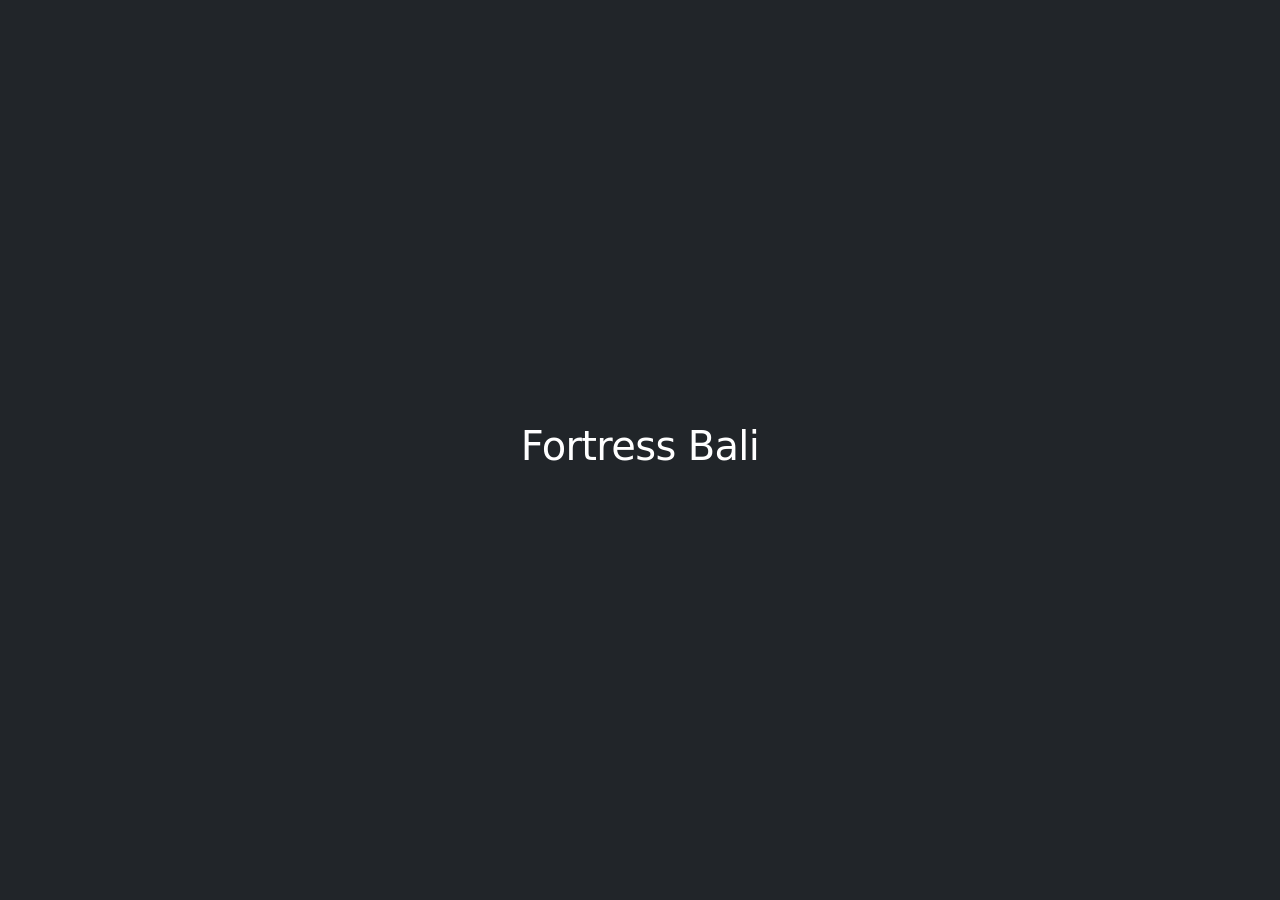
<file: index.html>
<!doctype html>
<html lang="en" class="h-100">

<head>
  <meta charset="utf-8">
  <meta name="viewport" content="width=device-width, initial-scale=1">
  <meta name="description" content="Fortress Bali provides legal and tax services for foreign investors operating in Indonesia.">
  <meta name="author" content="Fortress Bali">
  <meta name="robots" content="index, follow">
  <meta name="referrer" content="strict-origin-when-cross-origin">

  <meta property="og:title" content="Fortress Bali">
  <meta property="og:description" content="Legal and tax services for foreign investors and FDI in Indonesia.">
  <meta property="og:type" content="website">
  <meta property="og:url" content="https://fortressbali.com/">
  <meta property="og:image" content="https://fortressbali.com/og-image.jpg">
  <meta property="og:site_name" content="Fortress Bali">

  <meta name="twitter:card" content="summary_large_image">
  <meta name="twitter:title" content="Fortress Bali">
  <meta name="twitter:description" content="Legal and tax services for foreign investors in Indonesia.">
  <meta name="twitter:image" content="https://fortressbali.com/og-image.jpg">

  <title>Fortress Bali</title>

  <link rel="icon" href="Trigram2630.svg" type="image/svg+xml">
  <link rel="apple-touch-icon" href="/apple-touch-icon.png">
  <link rel="canonical" href="https://fortressbali.com/">
  <link rel="preconnect" href="https://fonts.googleapis.com">
  <link rel="preconnect" href="https://fonts.gstatic.com" crossorigin>
  <link href="https://fonts.googleapis.com/css2?family=Nunito:ital,wght@0,200..1000;1,200..1000&family=Roboto:ital,wght@0,100..900;1,100..900&display=swap" rel="stylesheet">
  <link href="https://cdn.jsdelivr.net/npm/bootstrap@5.3.3/dist/css/bootstrap.min.css" rel="stylesheet">
  <link rel="stylesheet" href="styles2.css">

  <script type="application/ld+json">
  {
    "@context": "https://schema.org",
    "@type": "LegalService",
    "name": "Fortress Bali",
    "url": "https://fortressbali.com",
    "description": "Legal and tax advisory for foreign investors in Indonesia."
  }
  </script>
</head>

<body class="site-home d-flex flex-column min-vh-100 text-white bg-dark">

  <div id="intro-screen">
    <h1>Fortress Bali</h1>
  </div>

  <header class="py-3">
    <div class="container">
      <nav class="navbar navbar-expand-lg navbar-dark px-0" aria-label="Primary navigation">

        <button
          class="navbar-toggler"
          type="button"
          data-bs-toggle="collapse"
          data-bs-target="#navbarCollapse"
          aria-controls="navbarCollapse"
          aria-expanded="false"
          aria-label="Toggle navigation">
          <span class="navbar-toggler-icon"></span>
        </button>

        <div class="collapse navbar-collapse" id="navbarCollapse">
          <ul class="navbar-nav mx-lg-auto mb-2 mb-lg-0 gap-lg-5 text-center">
            <li class="nav-item">
              <a class="nav-link" href="/law-services.html">Law Services</a>
            </li>
            <li class="nav-item">
              <a class="nav-link" href="#">Tax Services</a>
            </li>
            <li class="nav-item">
              <a class="nav-link" href="#">Compliance</a>
            </li>
            <li class="nav-item">
              <a class="nav-link" href="#">Leadership</a>
            </li>
            <li class="nav-item">
              <a class="nav-link" href="#">Foreign Lawyers</a>
            </li>
          </ul>
        </div>

      </nav>
    </div>
  </header>


<!-- HERO SECTIONS -->

<section class="mobile-home-hero d-lg-none">
  <div class="container px-4">
    <div class="row justify-content-center text-center">
      <div class="col-12 col-md-10 col-lg-9">
        <h1 class="mobile-home-title mb-0">Fortress Bali</h1>
        <p class="mobile-home-tagline mb-0">safe harbour for foreign investors</p>
        <p class="mobile-home-lead mb-0">
          Legal, tax, and strategic support for foreign investors establishing and operating in Indonesia with clarity, structure, and confidence.
        </p>
      </div>
    </div>
  </div>
</section>

<section class="d-lg-none mobile-services-section">
  <div class="container px-4">
    <div class="row row-cols-1 align-items-stretch g-4">

      <div class="col">
        <div class="card card-cover h-100 overflow-hidden text-bg-dark rounded-4 hero-card hero-1"
             data-href="/law-services.html">
          <div class="mobile-card-overlay"></div>
          <div class="mobile-card-content text-white">
            <div class="mobile-card-copy text-center">
              <span class="mobile-card-eyebrow">Foreign Direct Investment • Indonesia</span>
              <h3 class="mobile-card-title">Legal Services</h3>
              <p class="mobile-card-text mb-0">
                Market entry, company structuring, contracts, regulatory guidance, and practical legal support for foreign-owned businesses operating in Indonesia.
              </p>
            </div>
          </div>
        </div>
      </div>

      <div class="col">
        <div class="card card-cover h-100 overflow-hidden text-bg-dark rounded-4 hero-card hero-2"
             data-href="#">
          <div class="mobile-card-overlay"></div>
          <div class="mobile-card-content text-white">
            <div class="mobile-card-copy text-center">
              <span class="mobile-card-eyebrow">Foreign Direct Investment • Indonesia</span>
              <h3 class="mobile-card-title">Tax Advisory</h3>
              <p class="mobile-card-text mb-0">
                Tax structuring and advisory support designed to help foreign investors navigate Indonesian obligations with greater certainty and control.
              </p>
            </div>
          </div>
        </div>
      </div>

      <div class="col">
        <div class="card card-cover h-100 overflow-hidden text-bg-dark rounded-4 hero-card hero-3"
             data-href="#">
          <div class="mobile-card-overlay"></div>
          <div class="mobile-card-content text-white">
            <div class="mobile-card-copy text-center">
              <span class="mobile-card-eyebrow">Foreign Direct Investment • Indonesia</span>
              <h3 class="mobile-card-title">Compliance</h3>
              <p class="mobile-card-text mb-0">
                Ongoing compliance support for reporting, licensing, and corporate obligations so your Indonesian operations remain properly aligned.
              </p>
            </div>
          </div>
        </div>
      </div>

      <div class="col">
        <div class="card card-cover h-100 overflow-hidden text-bg-dark rounded-4 hero-card hero-4"
             data-href="#">
          <div class="mobile-card-overlay"></div>
          <div class="mobile-card-content text-white">
            <div class="mobile-card-copy text-center">
              <span class="mobile-card-eyebrow">Foreign Direct Investment • Indonesia</span>
              <h3 class="mobile-card-title">Leadership</h3>
              <p class="mobile-card-text mb-0">
                Experienced leadership and advisory insight for foreign investors seeking informed, steady support across legal, tax, and strategic decisions.
              </p>
            </div>
          </div>
        </div>
      </div>

      <div class="col">
        <div class="card card-cover h-100 overflow-hidden text-bg-dark rounded-4 hero-card hero-5"
             data-href="#">
          <div class="mobile-card-overlay"></div>
          <div class="mobile-card-content text-white">
            <div class="mobile-card-copy text-center">
              <span class="mobile-card-eyebrow">Foreign Direct Investment • Indonesia</span>
              <h3 class="mobile-card-title">Foreign Lawyers</h3>
              <p class="mobile-card-text mb-0">
                Access to internationally experienced legal professionals who understand the expectations and concerns of foreign investors entering Indonesia.
              </p>
            </div>
          </div>
        </div>
      </div>

    </div>
  </div>
</section>





<!-- MAIN SECTION  -->

  <main class="flex-fill d-none d-lg-flex align-items-center">
    <div class="container d-flex justify-content-center">
      <div class="col-12 col-lg-8 col-xl-6 text-center">
        <h1 class="hero-heading mb-0">
          <span class="hero-brand d-block">Fortress Bali</span>
          <span class="hero-tagline d-block">Safe harbour for foreign investors.</span>
        </h1>
      </div>
    </div>
  </main>

  <footer class="py-4">
    <div class="container">
      <ul class="nav justify-content-center flex-column flex-md-row text-center gap-2 gap-md-4">
        <li class="nav-item"><a href="#" class="nav-link">About</a></li>
        <li class="nav-item"><a href="#" class="nav-link">Privacy</a></li>
        <li class="nav-item"><a href="#" class="nav-link">Legal</a></li>
        <li class="nav-item"><a href="#" class="nav-link">Contact</a></li>
      </ul>
    </div>
  </footer>

  <script src="/main.js"></script>
  <script src="https://cdn.jsdelivr.net/npm/bootstrap@5.3.3/dist/js/bootstrap.bundle.min.js"></script>
</body>
</html>
</file>
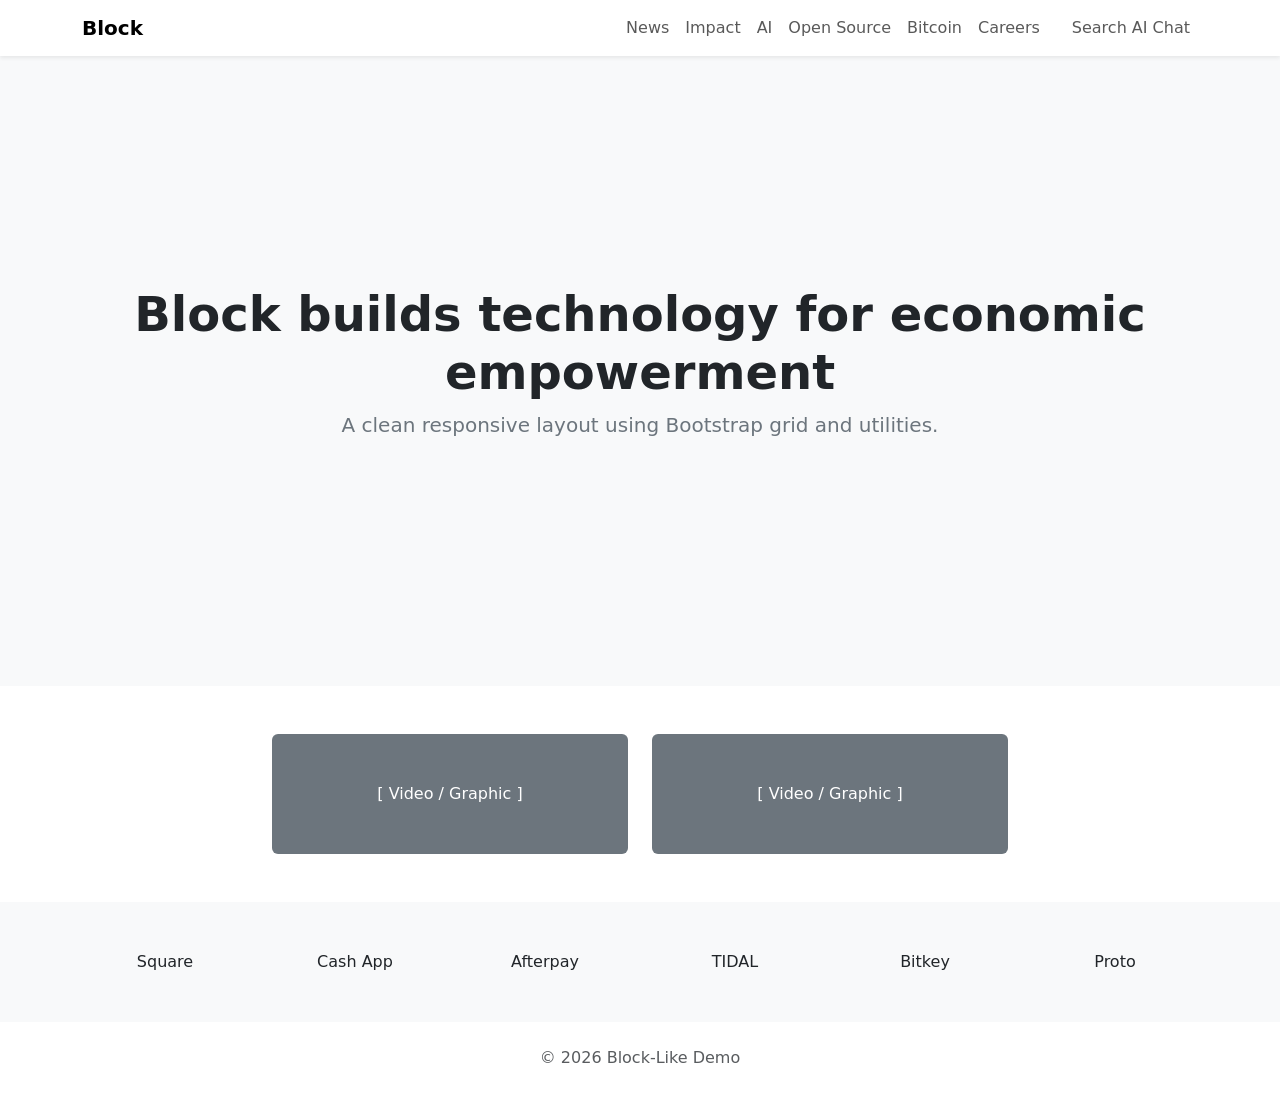
<file: index2.html>
<!DOCTYPE html>
<html lang="en">
<head>
  <meta charset="UTF-8">
  <meta name="viewport" content="width=device-width, initial-scale=1">
  <title>Block-Like Bootstrap Page</title>

  <!-- Bootstrap 5 CSS -->
  <link href="https://cdn.jsdelivr.net/npm/bootstrap@5.3.2/dist/css/bootstrap.min.css" rel="stylesheet">

  <style>
    /* Example styling to emulate large hero spacing */
    .hero {
      min-height: 70vh;
      display: flex;
      align-items: center;
      justify-content: center;
      text-align: center;
      background: #f8f9fa;
    }
    .hero h1 {
      font-size: 3rem;
      font-weight: bold;
    }
  </style>
</head>
<body>

  <!-- Responsive Navbar -->
  <nav class="navbar navbar-expand-lg navbar-light bg-white shadow-sm">
    <div class="container">
      <a class="navbar-brand fw-bold" href="#">Block</a>
      
      <!-- Hamburger Toggler -->
      <button class="navbar-toggler" type="button" 
              data-bs-toggle="collapse" data-bs-target="#mainNav"
              aria-controls="mainNav" aria-expanded="false"
              aria-label="Toggle navigation">
        <span class="navbar-toggler-icon"></span>
      </button>

      <!-- Navbar Links -->
      <div class="collapse navbar-collapse" id="mainNav">
        <ul class="navbar-nav ms-auto mb-2 mb-lg-0">
          <li class="nav-item"><a class="nav-link" href="#">News</a></li>
          <li class="nav-item"><a class="nav-link" href="#">Impact</a></li>
          <li class="nav-item"><a class="nav-link" href="#">AI</a></li>
          <li class="nav-item"><a class="nav-link" href="#">Open Source</a></li>
          <li class="nav-item"><a class="nav-link" href="#">Bitcoin</a></li>
          <li class="nav-item"><a class="nav-link" href="#">Careers</a></li>
          <li class="nav-item"><a class="nav-link btn btn-outline-primary ms-3" href="#">Search AI Chat</a></li>
        </ul>
      </div>
    </div>
  </nav>

  <!-- Hero Section -->
  <section class="hero">
    <div class="container">
      <h1>Block builds technology for economic empowerment</h1>
      <p class="lead text-secondary">A clean responsive layout using Bootstrap grid and utilities.</p>
    </div>
  </section>

  <!-- Placeholder Video / Image Section -->
  <section class="container py-5">
    <div class="row g-4 justify-content-center">
      <div class="col-12 col-md-6 col-lg-4 text-center">
        <div class="bg-secondary text-white p-5 rounded">[ Video / Graphic ]</div>
      </div>
      <div class="col-12 col-md-6 col-lg-4 text-center">
        <div class="bg-secondary text-white p-5 rounded">[ Video / Graphic ]</div>
      </div>
    </div>
  </section>

  <!-- Feature Links Section -->
  <section class="bg-light py-5">
    <div class="container">
      <div class="row text-center gy-4">
        <div class="col-6 col-md-4 col-lg-2">
          <a href="#" class="text-decoration-none text-dark d-block">Square</a>
        </div>
        <div class="col-6 col-md-4 col-lg-2">
          <a href="#" class="text-decoration-none text-dark d-block">Cash App</a>
        </div>
        <div class="col-6 col-md-4 col-lg-2">
          <a href="#" class="text-decoration-none text-dark d-block">Afterpay</a>
        </div>
        <div class="col-6 col-md-4 col-lg-2">
          <a href="#" class="text-decoration-none text-dark d-block">TIDAL</a>
        </div>
        <div class="col-6 col-md-4 col-lg-2">
          <a href="#" class="text-decoration-none text-dark d-block">Bitkey</a>
        </div>
        <div class="col-6 col-md-4 col-lg-2">
          <a href="#" class="text-decoration-none text-dark d-block">Proto</a>
        </div>
      </div>
    </div>
  </section>

  <!-- Optional Footer -->
  <footer class="text-center py-4 text-muted">
    © 2026 Block-Like Demo
  </footer>

  <!-- Bootstrap 5 JS (with Popper) -->
  <script src="https://cdn.jsdelivr.net/npm/bootstrap@5.3.2/dist/js/bootstrap.bundle.min.js"></script>
</body>
</html>
</file>
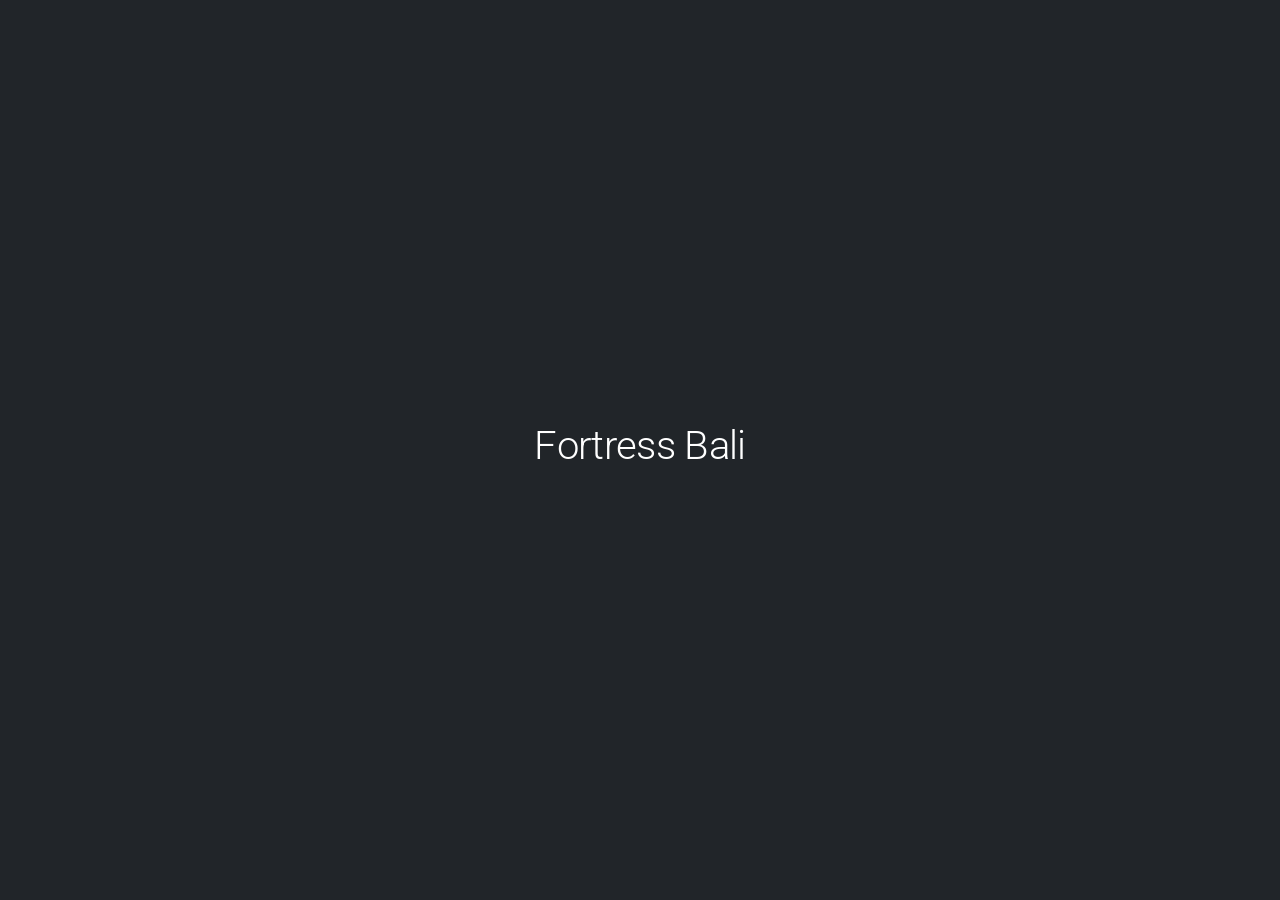
<file: index3.html>
<!doctype html>
<html lang="en" class="h-100">

<head>
  <meta charset="utf-8">
  <meta name="viewport" content="width=device-width, initial-scale=1">
  <meta name="description" content="Fortress Bali provides legal and tax services for foreign investors operating in Indonesia.">
  <meta name="author" content="Fortress Bali">
<meta name="robots" content="index, follow">
<meta name="referrer" content="strict-origin-when-cross-origin">

<meta property="og:title" content="Fortress Bali">
<meta property="og:description" content="Legal and tax services for foreign investors and FDI in Indonesia.">
<meta property="og:type" content="website">
<meta property="og:url" content="https://fortressbali.com/">
<meta property="og:image" content="https://fortressbali.com/og-image.jpg">
<meta property="og:site_name" content="Fortress Bali">

<meta name="twitter:card" content="summary_large_image">
<meta name="twitter:title" content="Fortress Bali">
<meta name="twitter:description" content="Legal and tax services for foreign investors in Indonesia.">
<meta name="twitter:image" content="https://fortressbali.com/og-image.jpg">

  <!-- <meta name='language' content='ENG'>
  <meta name='Classification' content='Business'>
  <meta name='distribution' content='Global'>
  <meta name='target' content='all'>
 <meta name='copyright' content='adverse events LLC'>ta name='HandheldFriendly' content='True'>
  <meta name="apple-mobile-web-app-title" content="My App"> 
<meta name='apple-mobile-web-app-capable' content='yes'>
<meta name='apple-touch-fullscreen' content='yes'>
<meta name='apple-mobile-web-app-status-bar-style' content='black'>
<meta name='format-detection' content='telephone=no'> -->
<!-- <meta name='viewport' content='width=device-width; content='width = 320; initial-scale=1.0; maximum-scale=1.0; user-scalable=yes; target-densitydpi=160dpi'> -->

<!-- <link href='/apple-touch-icon.png' rel='apple-touch-icon' type='image/png'>
<link href='touch-icon-ipad.png' rel='apple-touch-icon' sizes='72x72'>
<link href='touch-icon-iphone4.png' rel='apple-touch-icon' sizes='114x114'>
<link href='/startup.png' rel='apple-touch-startup-image'>

<link href='http://github.com/images/touch-icon-iphone4.png' sizes='114x114' rel='apple-touch-icon-precomposed'>
<link href='http://github.com/images/touch-icon-ipad.png' sizes='72x72' rel='apple-touch-icon-precomposed'>
<link href='http://github.com/images/apple-touch-icon-57x57.png' sizes='57x57' rel='apple-touch-icon-precomposed'> -->
  
<title>Fortress Bali</title>

<link rel="icon" href="Trigram2630.svg" type="image/svg+xml">
<link rel="apple-touch-icon" href="/apple-touch-icon.png">
<link rel="canonical" href="https://fortressbali.com/">
<link rel="preconnect" href="https://fonts.googleapis.com">
<link rel="preconnect" href="https://fonts.gstatic.com" crossorigin>
<link href="https://fonts.googleapis.com/css2?family=Nunito:ital,wght@0,200..1000;1,200..1000&family=Roboto:ital,wght@0,100..900;1,100..900&display=swap" rel="stylesheet">  
<link href="https://cdn.jsdelivr.net/npm/bootstrap@5.3.3/dist/css/bootstrap.min.css" rel="stylesheet">
  <link rel="stylesheet" href="styles2.css">

<script type="application/ld+json">
{
  "@context": "https://schema.org",
  "@type": "LegalService",
  "name": "Fortress Bali",
  "url": "https://fortressbali.com",
  "description": "Legal and tax advisory for foreign investors in Indonesia."
}
</script>


</head>






<body class="d-flex flex-column min-vh-100 text-white bg-dark">


  <!-- INTRO ANIMATION  -->

  <div id="intro-screen">
  <h1>Fortress Bali </h1>
</div>

  <!-- HEADER -->
<header class="py-3">
  <div class="container">

    <nav class="navbar navbar-expand-lg navbar-dark px-0"aria-label="Primary navigation">

      <button class="navbar-toggler"
              type="button"
              data-bs-toggle="collapse"
              data-bs-target="#navbarCollapse">
        <span class="navbar-toggler-icon"></span>
      </button>

      <div class="collapse navbar-collapse" id="navbarCollapse">

        <ul class="navbar-nav mx-lg-auto mb-2 mb-lg-0 gap-lg-5 text-center">

          <li class="nav-item">
            <a class="nav-link" href="#">Law Services</a>
          </li>

          <li class="nav-item">
            <a class="nav-link" href="#">Tax Services</a>
          </li>

          <li class="nav-item">
            <a class="nav-link" href="#">Compliance</a>
          </li>

          <li class="nav-item">
            <a class="nav-link" href="#">Leadership</a>
          </li>

          <li class="nav-item">
            <a class="nav-link" href="#">Foreign Lawyers</a>
          </li>

        </ul>

      </div>

    </nav>

  </div>
</header>


<!-- MAIN BODY  -->
<!-- MOBILE / TABLET HERO ( < 992px ) -->
<section class="d-lg-none py-5">
  <div class="container px-4 py-5">
    <div class="row row-cols-1 align-items-stretch g-4">

      <!-- Card 1 -->
      <div class="col">
        <div class="card card-cover h-100 overflow-hidden text-bg-dark rounded-4 shadow-lg hero-card"
             style="background-image: url('unsplash-photo-1.jpg');"
             onclick="window.location.href='/legal-services.html';">
          <div class="d-flex flex-column h-100 p-5 pb-3 text-white">
            <h3 class="pt-5 mt-5 mb-4 display-6 fw-bold">
              Legal Services
            </h3>
            <small class="mt-auto opacity-75">
              Foreign Direct Investment • Indonesia
            </small>
          </div>
        </div>
      </div>

      <!-- Card 2 -->
      <div class="col">
        <div class="card card-cover h-100 overflow-hidden text-bg-dark rounded-4 shadow-lg hero-card"
             style="background-image: url('unsplash-photo-2.jpg');"
             onclick="window.location.href='/tax-advisory.html';">
          <div class="d-flex flex-column h-100 p-5 pb-3 text-white">
            <h3 class="pt-5 mt-5 mb-4 display-6 fw-bold">
              Tax Advisory
            </h3>
            <small class="mt-auto opacity-75">
              Foreign Direct Investment • Indonesia
            </small>
          </div>
        </div>
      </div>

      <!-- Card 3 -->
      <div class="col">
        <div class="card card-cover h-100 overflow-hidden text-bg-dark rounded-4 shadow-lg hero-card"
             style="background-image: url('unsplash-photo-3.jpg');"
             onclick="window.location.href='/compliance.html';">
          <div class="d-flex flex-column h-100 p-5 pb-3 text-white">
            <h3 class="pt-5 mt-5 mb-4 display-6 fw-bold">
              Compliance
            </h3>
            <small class="mt-auto opacity-75">
              Foreign Direct Investment • Indonesia
            </small>
          </div>
        </div>
      </div>

      <!-- Card 4 -->
      <div class="col">
        <div class="card card-cover h-100 overflow-hidden text-bg-dark rounded-4 shadow-lg hero-card"
             style="background-image: url('unsplash-photo-3.jpg');"
             onclick="window.location.href='/leadership.html';">
          <div class="d-flex flex-column h-100 p-5 pb-3 text-white">
            <h3 class="pt-5 mt-5 mb-4 display-6 fw-bold">
              Leadership
            </h3>
            <small class="mt-auto opacity-75">
              Foreign Direct Investment • Indonesia
            </small>
          </div>
        </div>
      </div>

      <!-- Card 5 -->
      <div class="col">
        <div class="card card-cover h-100 overflow-hidden text-bg-dark rounded-4 shadow-lg hero-card"
             style="background-image: url('unsplash-photo-3.jpg');"
             onclick="window.location.href='/foreign-lawyers.html';">
          <div class="d-flex flex-column h-100 p-5 pb-3 text-white">
            <h3 class="pt-5 mt-5 mb-4 display-6 fw-bold">
              Foreign Lawyers
            </h3>
            <small class="mt-auto opacity-75">
              Foreign Direct Investment • Indonesia
            </small>
          </div>
        </div>
      </div>

    </div>
  </div>
</section>


<!-- DESKTOP HERO ( ≥ 992px ) -->
<main class="flex-fill d-none d-lg-flex align-items-center">
  <div class="container d-flex justify-content-center">
    <div class="col-12 col-lg-8 col-xl-6 text-center">

      <h1 class="hero-heading mb-0">
        <span class="hero-brand d-block">Fortress Bali</span>
        <span class="hero-tagline d-block">
          Safe harbour for foreign investors.
        </span>
      </h1>

    </div>
  </div>
</main>







  <!-- FOOTER -->
  <footer class="py-4">
    <div class="container">

      <ul class="nav justify-content-center flex-column flex-md-row text-center gap-2 gap-md-4">

        <li class="nav-item">
          <a href="#" class="nav-link">About</a>
        </li>

        <li class="nav-item">
          <a href="#" class="nav-link">Privacy</a>
        </li>

        <li class="nav-item">
          <a href="#" class="nav-link">Legal</a>
        </li>

        <li class="nav-item">
          <a href="#" class="nav-link">Contact</a>
        </li>

      </ul>

    </div>
  </footer>



<script>
  window.addEventListener("load", function() {
    const intro = document.getElementById("intro-screen");
    setTimeout(() => {
      intro.style.opacity = "0";
      setTimeout(() => intro.remove(), 1500);
    }, 1500);
  });
</script>
  <script src="https://cdn.jsdelivr.net/npm/bootstrap@5.3.3/dist/js/bootstrap.bundle.min.js"></script>
</body>
</html>
</file>
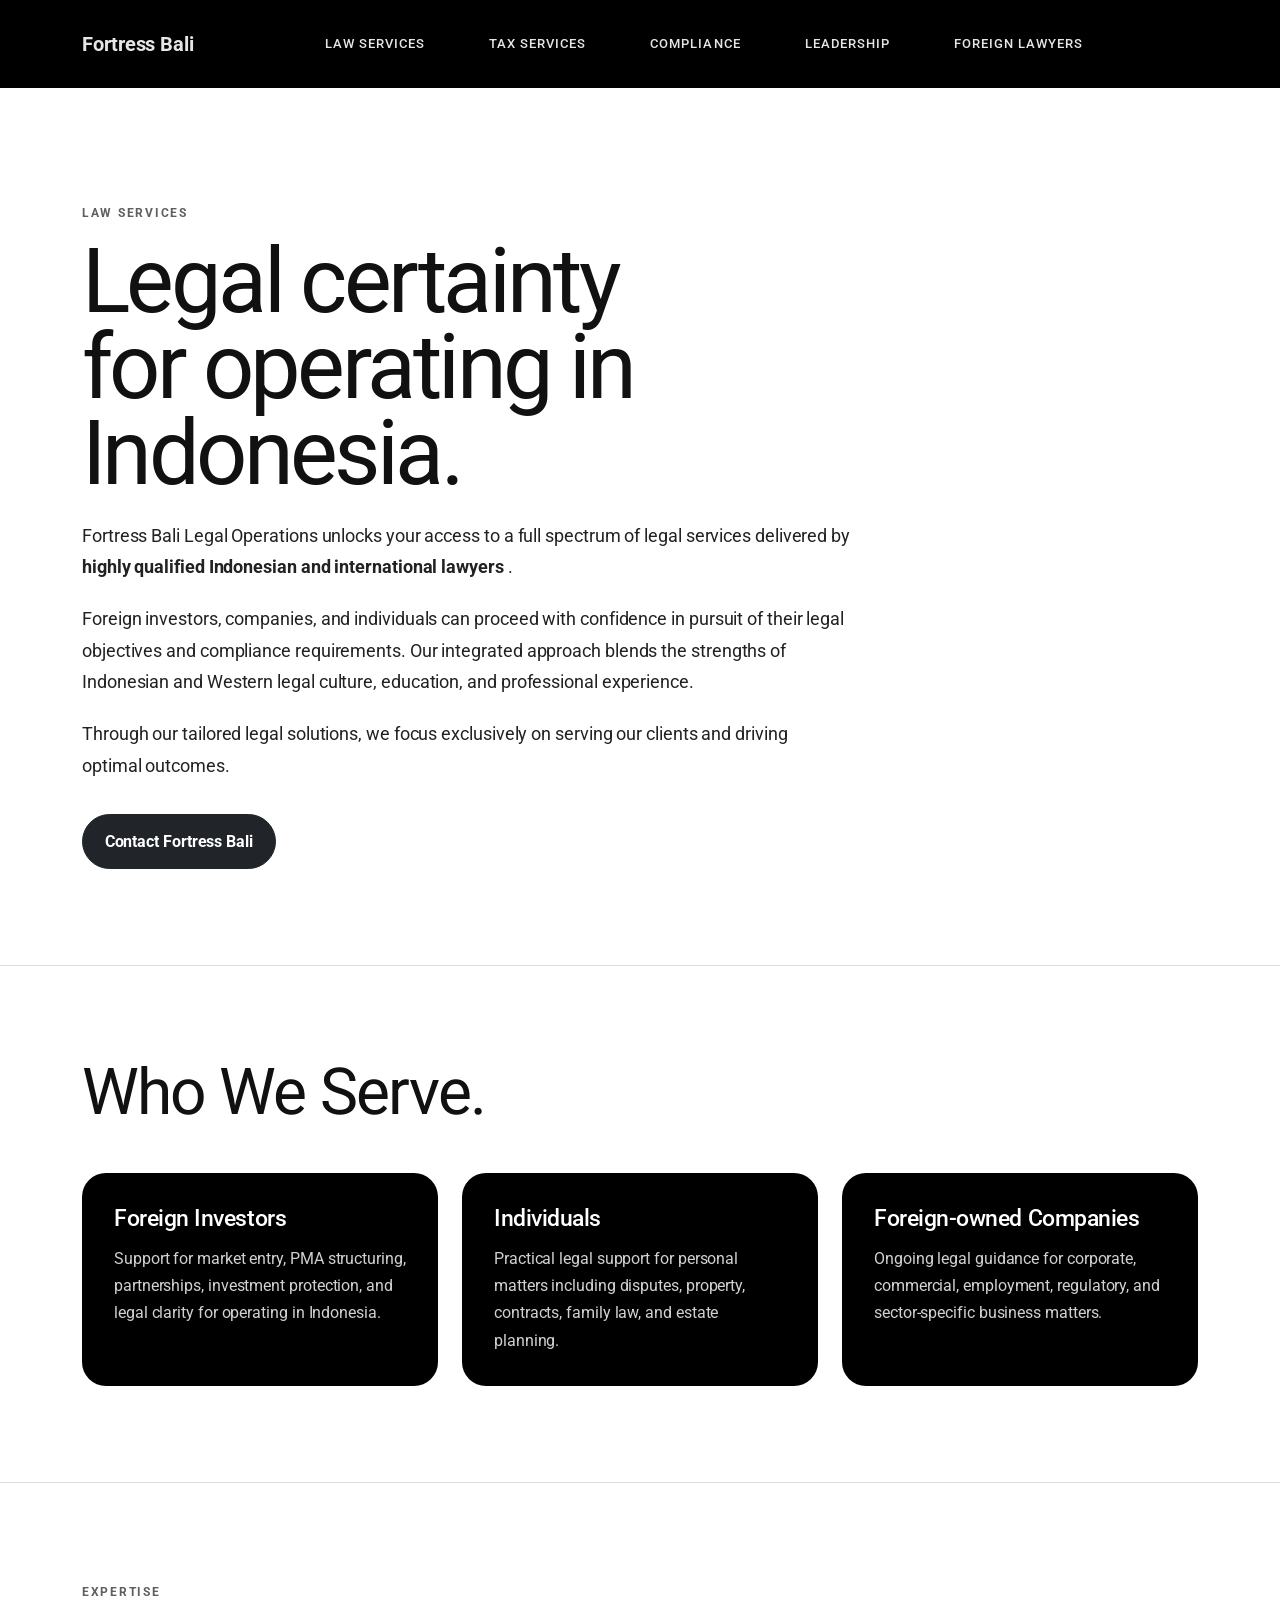
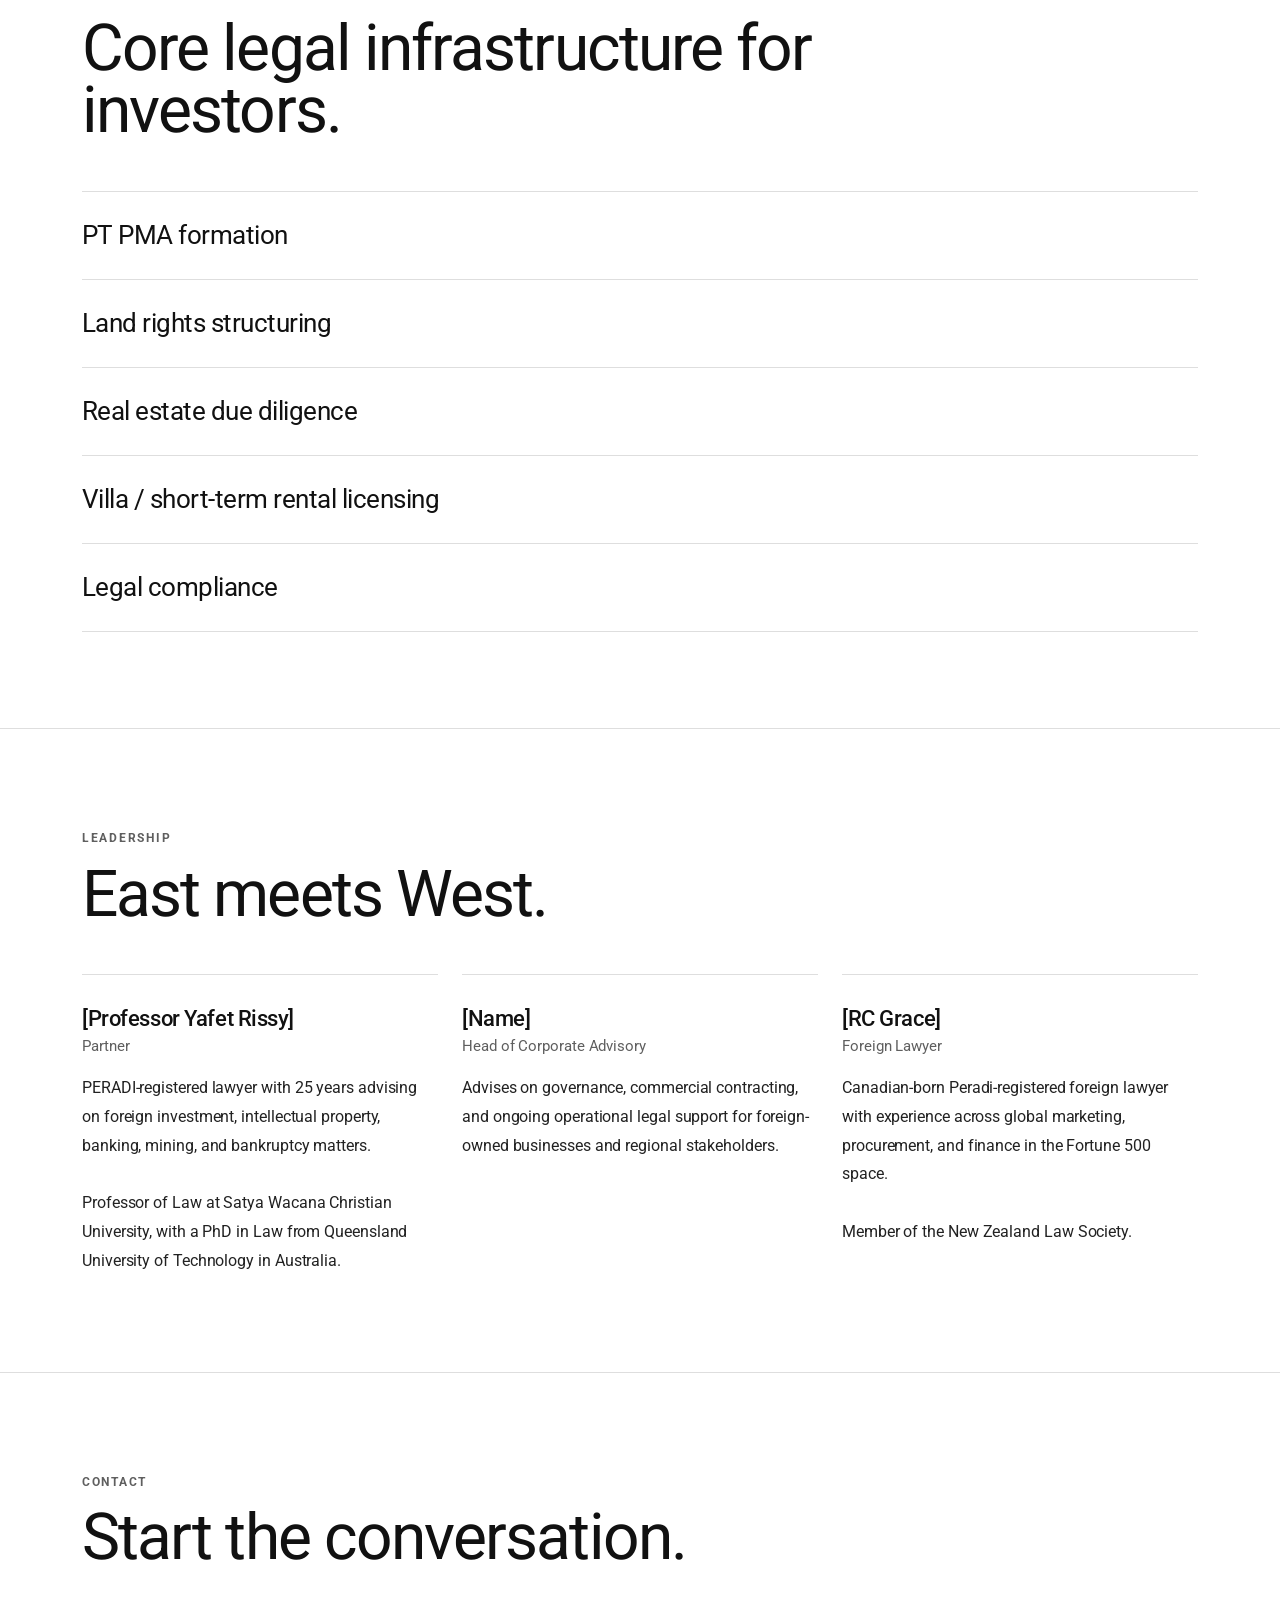
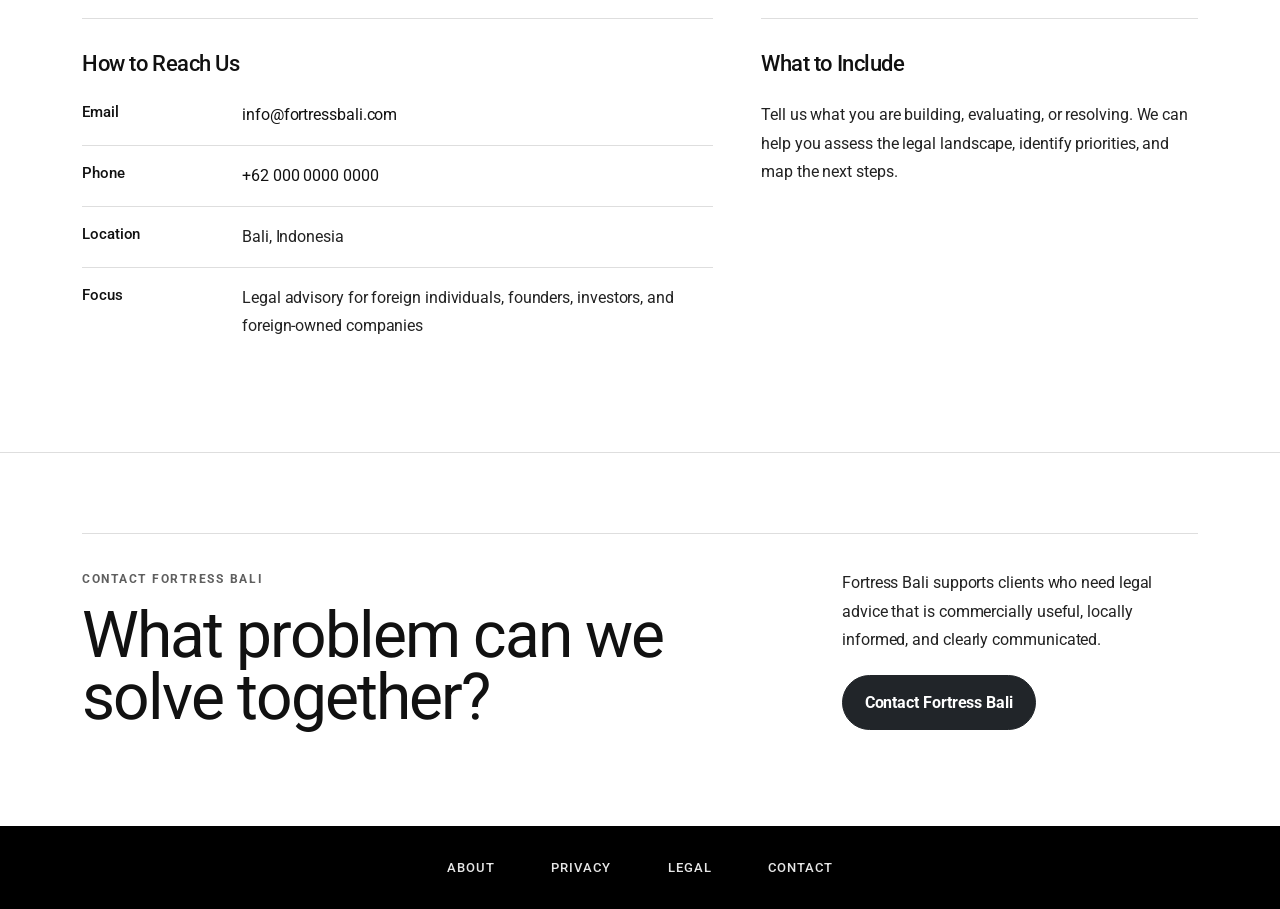
<file: law-services.html>
<!doctype html>
<html lang="en" class="h-100">
<head>
  <meta charset="utf-8">
  <meta name="viewport" content="width=device-width, initial-scale=1">
  <meta name="description" content="Fortress Bali law services for individuals and foreign-owned companies operating in Indonesia.">
  <meta name="author" content="Fortress Bali">
  <meta name="robots" content="index, follow">
  <meta name="referrer" content="strict-origin-when-cross-origin">

  <meta property="og:title" content="Fortress Bali | Law Services">
  <meta property="og:description" content="Practical legal support for individuals and foreign-owned companies in Indonesia.">
  <meta property="og:type" content="website">
  <meta property="og:url" content="https://fortressbali.com/law-services.html">
  <meta property="og:image" content="https://fortressbali.com/og-image.jpg">
  <meta property="og:site_name" content="Fortress Bali">

  <meta name="twitter:card" content="summary_large_image">
  <meta name="twitter:title" content="Fortress Bali | Law Services">
  <meta name="twitter:description" content="Legal support for individuals and foreign-owned companies in Indonesia.">
  <meta name="twitter:image" content="https://fortressbali.com/og-image.jpg">

  <title>Fortress Bali | Law Services</title>

  <link rel="icon" href="Trigram2630.svg" type="image/svg+xml">
  <link rel="apple-touch-icon" href="/apple-touch-icon.png">
  <link rel="canonical" href="https://fortressbali.com/law-services.html">
  <link rel="preconnect" href="https://fonts.googleapis.com">
  <link rel="preconnect" href="https://fonts.gstatic.com" crossorigin>
  <link href="https://fonts.googleapis.com/css2?family=Nunito:ital,wght@0,200..1000;1,200..1000&family=Roboto:ital,wght@0,100..900;1,100..900&display=swap" rel="stylesheet">
  <link href="https://cdn.jsdelivr.net/npm/bootstrap@5.3.3/dist/css/bootstrap.min.css" rel="stylesheet">
<link rel="stylesheet" href="styles2.css">
<link rel="stylesheet" href="test.css">

  <script type="application/ld+json">
  {
    "@context": "https://schema.org",
    "@type": "LegalService",
    "name": "Fortress Bali",
    "url": "https://fortressbali.com/law-services.html",
    "description": "Legal services for individuals and foreign-owned companies operating in Indonesia."
  }
  </script>
</head>

<body class="law-page d-flex flex-column min-vh-100">

  <!-- HEADER -->
  <header class="py-3">
    <div class="container">
      <nav class="navbar navbar-expand-lg navbar-dark px-0" aria-label="Primary navigation">
        <a class="navbar-brand fw-bold" href="/">Fortress Bali</a>

        <button class="navbar-toggler"
                type="button"
                data-bs-toggle="collapse"
                data-bs-target="#navbarCollapse"
                aria-controls="navbarCollapse"
                aria-expanded="false"
                aria-label="Toggle navigation">
          <span class="navbar-toggler-icon"></span>
        </button>

        <div class="collapse navbar-collapse" id="navbarCollapse">
          <ul class="navbar-nav mx-lg-auto mb-2 mb-lg-0 gap-lg-5 text-center">
            <li class="nav-item">
              <a class="nav-link active" aria-current="page" href="/law-services.html">Law Services</a>
            </li>
            <li class="nav-item">
              <a class="nav-link" href="#">Tax Services</a>
            </li>
            <li class="nav-item">
              <a class="nav-link" href="#">Compliance</a>
            </li>
            <li class="nav-item">
              <a class="nav-link" href="#leadership">Leadership</a>
            </li>
            <li class="nav-item">
              <a class="nav-link" href="#">Foreign Lawyers</a>
            </li>
          </ul>
        </div>
      </nav>
    </div>
  </header>

  <main class="flex-fill">

    <!-- HERO / INTRO -->
<section class="law-hero">
  <div class="container">
    <div class="row">
      <div class="col-12 col-xl-9">
        <span class="section-kicker">Law Services</span>

        <h1 class="law-hero-title">
          Legal certainty for operating in Indonesia.
        </h1>

        <p class="law-hero-copy">
          Fortress Bali Legal Operations unlocks your access to a full spectrum of legal services delivered by <span class="fw-bold">highly qualified Indonesian and international lawyers </span>.
        </p>

        <p class="law-hero-copy">
          Foreign investors, companies, and individuals can proceed with confidence in pursuit of their legal objectives and compliance requirements. Our integrated approach blends the strengths of Indonesian and Western legal culture, education, and professional experience.
        </p>

        <p class="law-hero-copy law-hero-copy--last">
          Through our tailored legal solutions, we focus exclusively on serving our clients and driving optimal outcomes. 
        </p>

        <div class="law-hero-actions">
          <a href="#contact" class="btn btn-dark">Contact Fortress Bali</a>
          <!-- <a href="#who-we-serve" class="law-hero-link">Explore law services</a> -->
        </div>
      </div>
    </div>
  </div>
</section>






<!-- WHO WE SERVE -->
<section class="section-block who-we-serve" id="who-we-serve">
  <div class="container">
    <div class="row mb-5">
      <div class="col-12 col-xl-8">
        <h2 class="section-heading-lg">Who We Serve.</h2>
      </div>
    </div>

    <div class="row g-4">
      <div class="col-12 col-lg-4">
        <article class="serve-card">
          <div class="serve-card-inner">
            <h3>Foreign Investors</h3>
            <p>
              Support for market entry, PMA structuring, partnerships, investment protection, and legal clarity for operating in Indonesia.
            </p>
          </div>
        </article>
      </div>

      <div class="col-12 col-lg-4">
        <article class="serve-card">
          <div class="serve-card-inner">
            <h3>Individuals</h3>
            <p>
              Practical legal support for personal matters including disputes, property, contracts, family law, and estate planning.
            </p>
          </div>
        </article>
      </div>

      <div class="col-12 col-lg-4">
        <article class="serve-card">
          <div class="serve-card-inner">
            <h3>Foreign-owned Companies</h3>
            <p>
              Ongoing legal guidance for corporate, commercial, employment, regulatory, and sector-specific business matters.
            </p>
          </div>
        </article>
      </div>
    </div>
  </div>
</section>


<!-- expertise  -->

<section class="section-block law-focus" id="expertise">
  <div class="container">
    <div class="row mb-5">
      <div class="col-12 col-xl-8">
        <span class="section-kicker">Expertise</span>
        <h2 class="section-heading-lg">Core legal infrastructure for investors.</h2>
      </div>
    </div>

    <div class="law-focus-list">
      <div class="law-focus-item">
        <span>PT PMA formation</span>
      </div>
      <div class="law-focus-item">
        <span>Land rights structuring</span>
      </div>
      <div class="law-focus-item">
        <span>Real estate due diligence</span>
      </div>
      <div class="law-focus-item">
        <span>Villa / short-term rental licensing</span>
      </div>
      <div class="law-focus-item">
        <span>Legal compliance</span>
      </div>
    </div>
  </div>
</section>



    <!-- LEADERSHIP -->
<section class="section-block" id="leadership">
  <div class="container">
    <div class="row mb-5">
      <div class="col-12 col-xl-8">
        <span class="section-kicker">Leadership</span>
        <h2 class="section-heading-lg">East meets West. </h2>
      </div>
    </div>

    <div class="row g-4 leadership-grid">
      <div class="col-12 col-lg-4">
        <article class="leadership-card leadership-card--minimal">
          <div class="leadership-name">[Professor Yafet Rissy]</div>
          <div class="leadership-title"> Partner</div>
          <p>
            PERADI-registered lawyer with 25 years advising on foreign investment, intellectual property, banking, mining, and bankruptcy matters. <br><br>Professor of Law at Satya Wacana Christian University, with a PhD in Law from Queensland University of Technology in Australia.
          </p>
        </article>
      </div>

      <div class="col-12 col-lg-4">
        <article class="leadership-card leadership-card--minimal">
          <div class="leadership-name">[Name]</div>
          <div class="leadership-title">Head of Corporate Advisory</div>
          <p>
            Advises on governance, commercial contracting, and ongoing operational legal support for foreign-owned businesses and regional stakeholders.
          </p>
        </article>
      </div>

      <div class="col-12 col-lg-4">
        <article class="leadership-card leadership-card--minimal">
          <div class="leadership-name">[RC Grace]</div>
          <div class="leadership-title">Foreign Lawyer</div>
          <p>
            Canadian-born Peradi-registered foreign lawyer with experience across global marketing, procurement, and finance in the Fortune 500 space. <br><br>Member of the New Zealand Law Society.
          </p>
        </article>
      </div>
    </div>
  </div>
</section>



    <!-- CONTACT -->
<section class="section-block" id="contact">
  <div class="container">
    <div class="row mb-5">
      <div class="col-12 col-xl-8">
        <span class="section-kicker">Contact</span>
        <h2 class="section-heading-lg">Start the conversation.</h2>
        <!-- <p class="section-intro mb-0">
          Tell us what you are building, evaluating, or resolving. We can help you assess the legal landscape, identify priorities, and map the next steps.
        </p> -->
      </div>
    </div>

    <div class="contact-layout">
      <div class="contact-primary">
        <div class="contact-block">
          <h3>How to Reach Us</h3>
          <ul class="contact-list contact-list--spacious">
            <li><strong>Email</strong><span><a href="mailto:info@fortressbali.com">info@fortressbali.com</a></span></li>
            <li><strong>Phone</strong><span><a href="tel:+620000000000">+62 000 0000 0000</a></span></li>
            <li><strong>Location</strong><span>Bali, Indonesia</span></li>
            <li><strong>Focus</strong><span>Legal advisory for foreign individuals, founders, investors, and foreign-owned companies</span></li>
          </ul>
        </div>
      </div>

      <div class="contact-secondary">
        <div class="contact-block">
          <h3>What to Include</h3>
          <p>
            Tell us what you are building, evaluating, or resolving. We can help you assess the legal landscape, identify priorities, and map the next steps.
          </p>
        </div>
      </div>
    </div>
  </div>
</section>



    <!-- CTA -->
<section class="cta-strip">
  <div class="container">
    <div class="cta-minimal">
      <div class="row align-items-end g-4">
        <div class="col-12 col-xl-8">
          <span class="section-kicker">Contact Fortress Bali</span>
          <h2 class="section-heading-lg">What problem can we solve together?</h2>
        </div>

        <div class="col-12 col-xl-4">
          <div class="cta-minimal-actions">
            <p class="cta-minimal-copy">
              Fortress Bali supports clients who need legal advice that is commercially useful, locally informed, and clearly communicated.
            </p>
            <a href="#contact" class="btn btn-dark">Contact Fortress Bali</a>
          </div>
        </div>
      </div>
    </div>
  </div>
</section>
  </main>

  <!-- FOOTER -->
  <footer class="py-4">
    <div class="container">
      <ul class="nav justify-content-center flex-column flex-md-row text-center gap-2 gap-md-4">
        <li class="nav-item">
          <a href="#" class="nav-link">About</a>
        </li>
        <li class="nav-item">
          <a href="#" class="nav-link">Privacy</a>
        </li>
        <li class="nav-item">
          <a href="#" class="nav-link">Legal</a>
        </li>
        <li class="nav-item">
          <a href="#contact" class="nav-link">Contact</a>
        </li>
      </ul>
    </div>
  </footer>

  <script src="/main.js"></script>
  <script src="https://cdn.jsdelivr.net/npm/bootstrap@5.3.3/dist/js/bootstrap.bundle.min.js"></script>
</body>
</html>
</file>
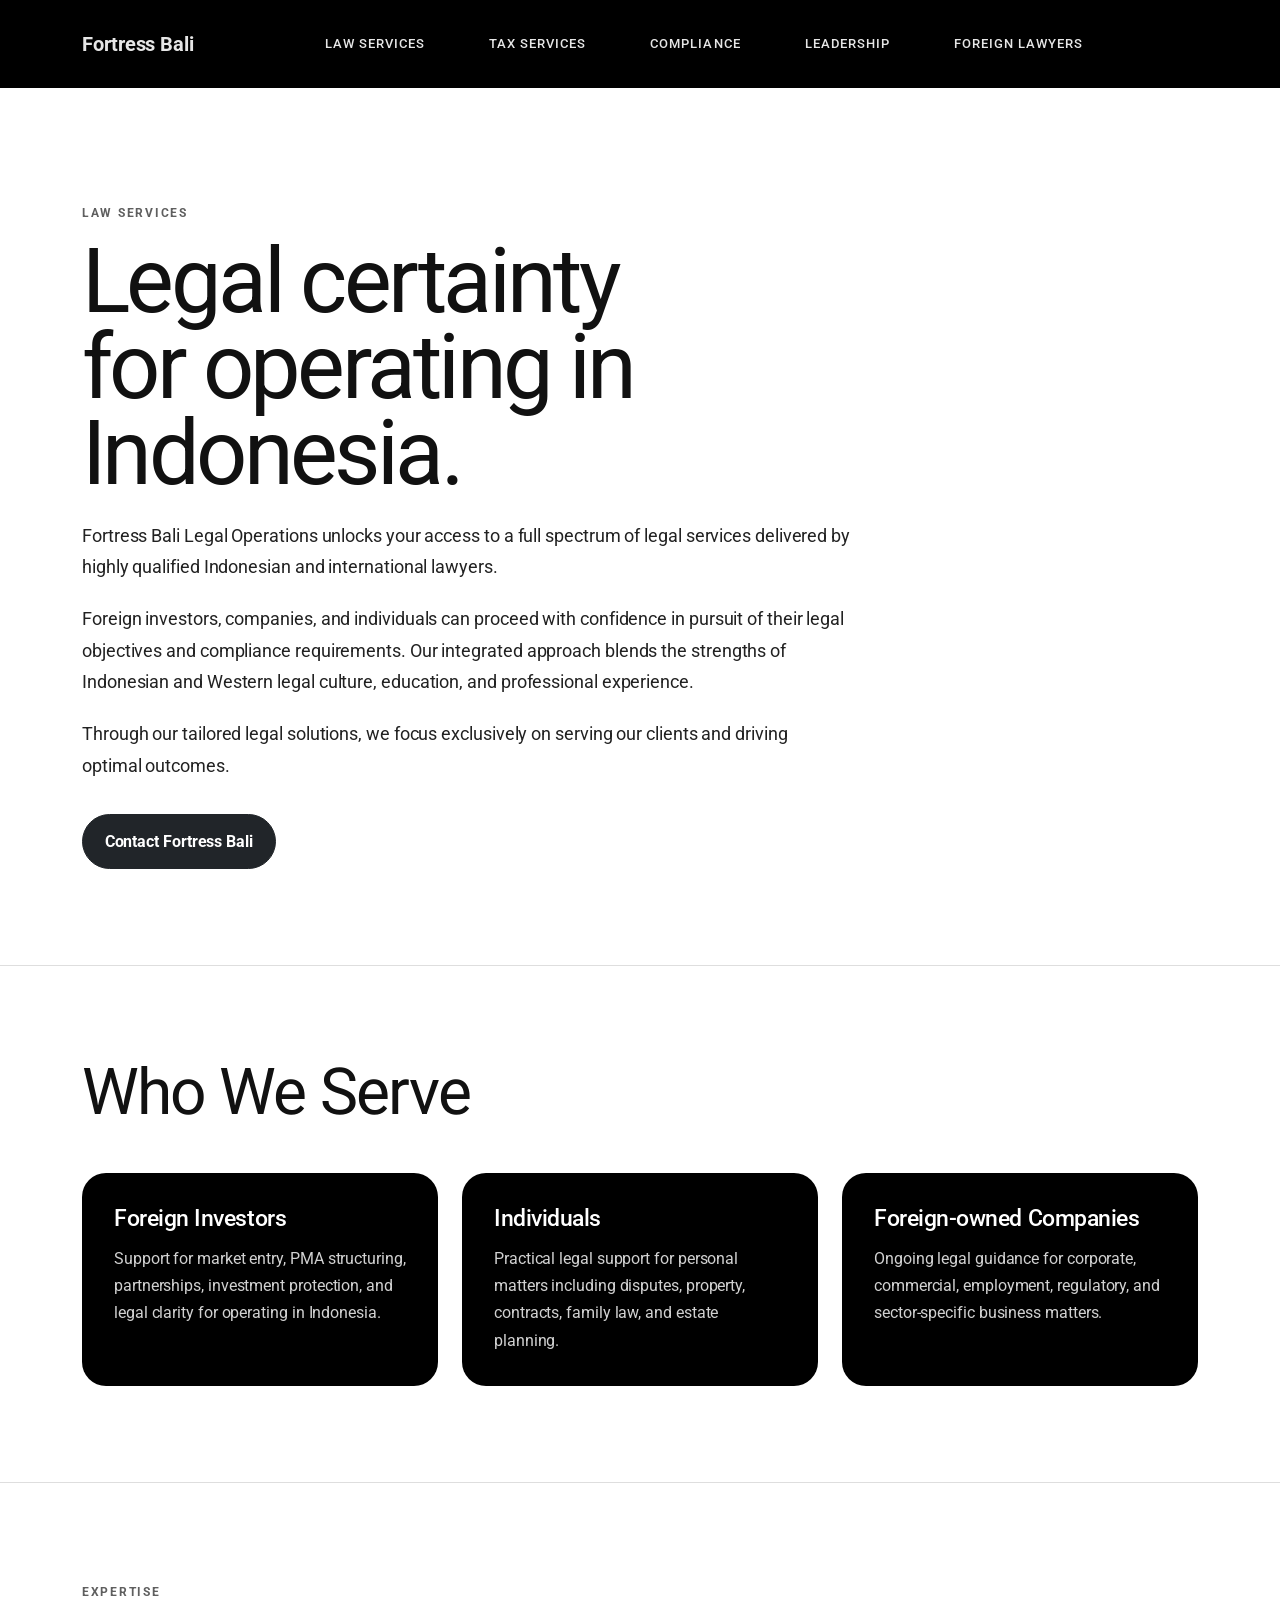
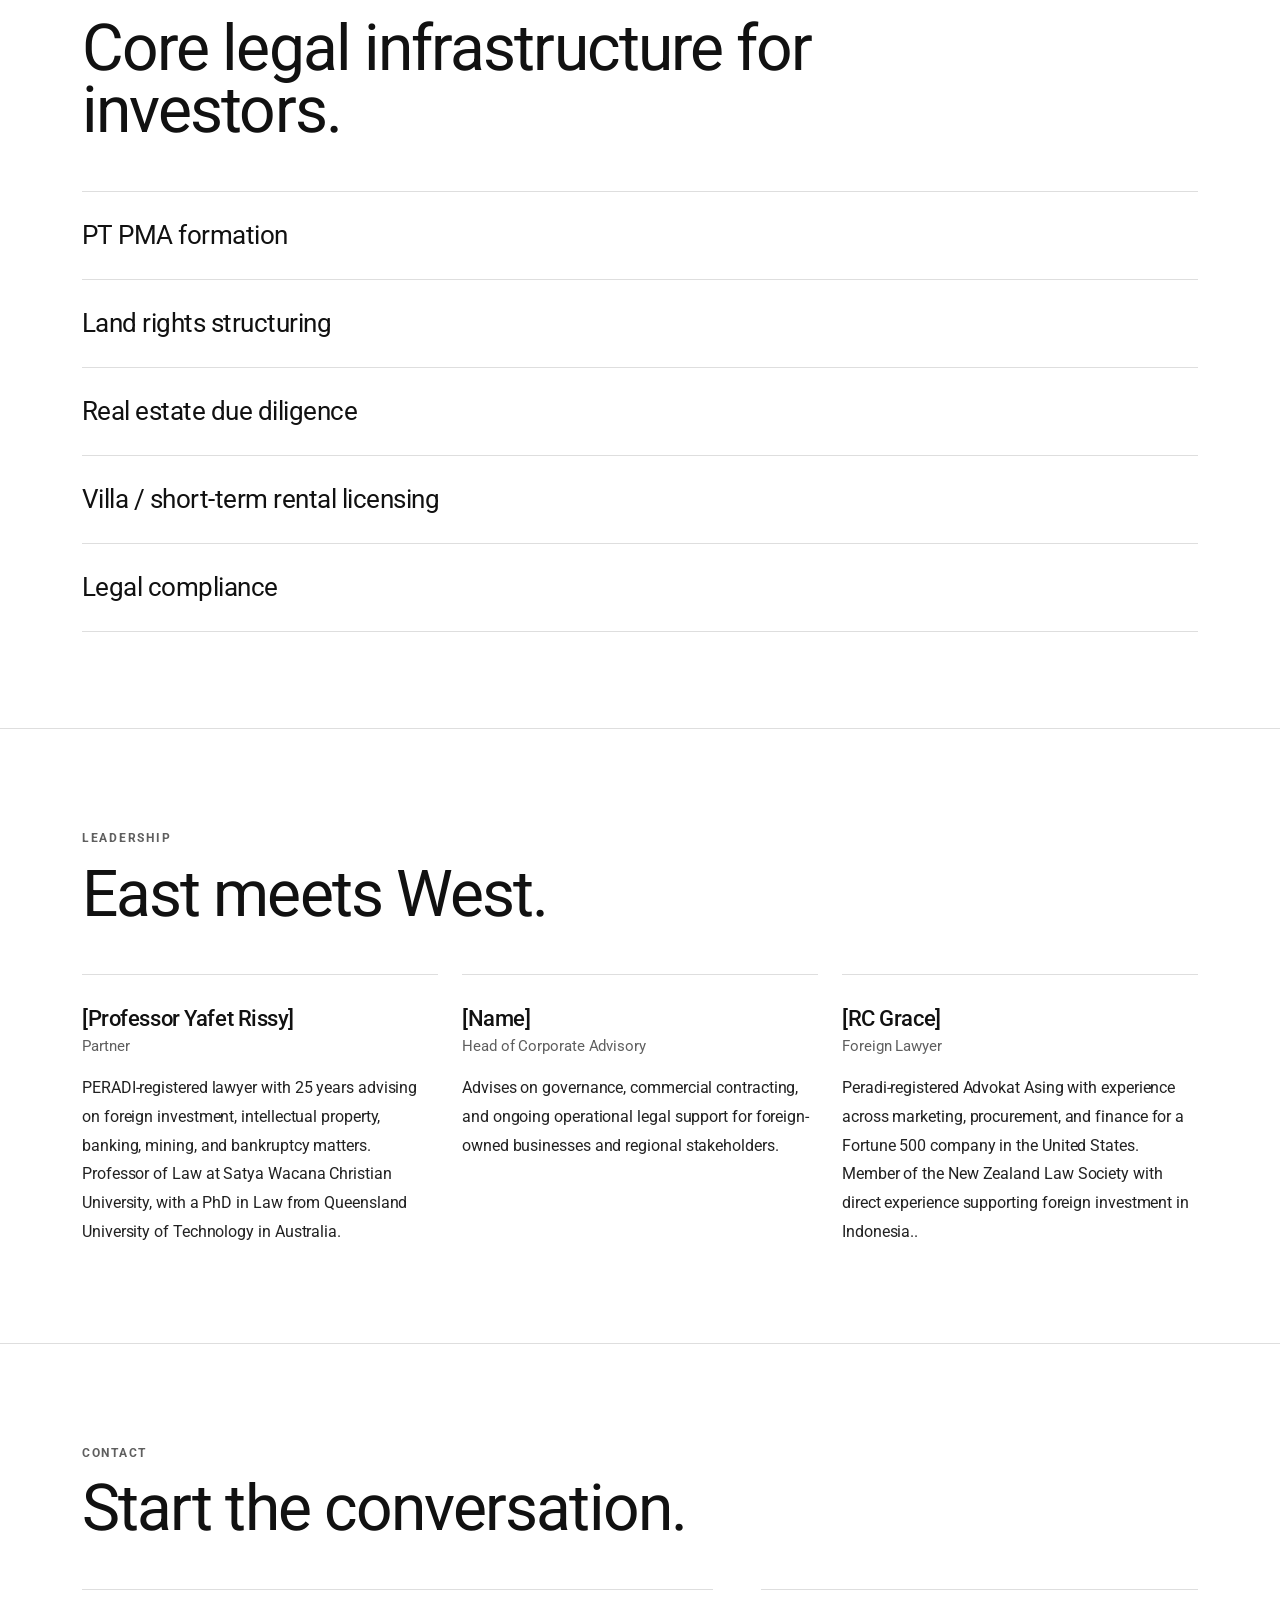
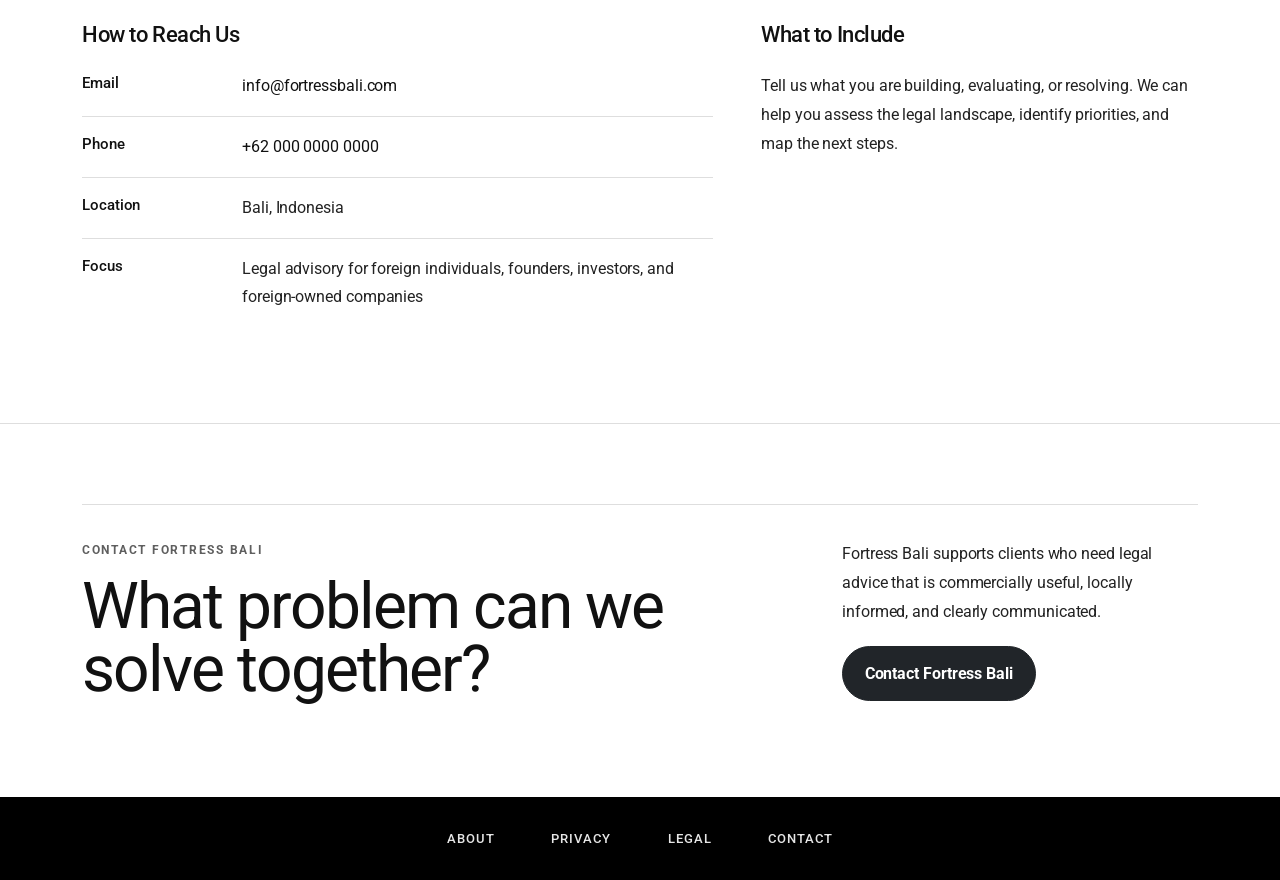
<file: test.html>
<!doctype html>
<html lang="en" class="h-100">
<head>
  <meta charset="utf-8">
  <meta name="viewport" content="width=device-width, initial-scale=1">
  <meta name="description" content="Fortress Bali law services for individuals and foreign-owned companies operating in Indonesia.">
  <meta name="author" content="Fortress Bali">
  <meta name="robots" content="index, follow">
  <meta name="referrer" content="strict-origin-when-cross-origin">

  <meta property="og:title" content="Fortress Bali | Law Services">
  <meta property="og:description" content="Practical legal support for individuals and foreign-owned companies in Indonesia.">
  <meta property="og:type" content="website">
  <meta property="og:url" content="https://fortressbali.com/law-services.html">
  <meta property="og:image" content="https://fortressbali.com/og-image.jpg">
  <meta property="og:site_name" content="Fortress Bali">

  <meta name="twitter:card" content="summary_large_image">
  <meta name="twitter:title" content="Fortress Bali | Law Services">
  <meta name="twitter:description" content="Legal support for individuals and foreign-owned companies in Indonesia.">
  <meta name="twitter:image" content="https://fortressbali.com/og-image.jpg">

  <title>Fortress Bali | Law Services</title>

  <link rel="icon" href="Trigram2630.svg" type="image/svg+xml">
  <link rel="apple-touch-icon" href="/apple-touch-icon.png">
  <link rel="canonical" href="https://fortressbali.com/law-services.html">
  <link rel="preconnect" href="https://fonts.googleapis.com">
  <link rel="preconnect" href="https://fonts.gstatic.com" crossorigin>
  <link href="https://fonts.googleapis.com/css2?family=Nunito:ital,wght@0,200..1000;1,200..1000&family=Roboto:ital,wght@0,100..900;1,100..900&display=swap" rel="stylesheet">
  <link href="https://cdn.jsdelivr.net/npm/bootstrap@5.3.3/dist/css/bootstrap.min.css" rel="stylesheet">
<link rel="stylesheet" href="styles2.css">
<link rel="stylesheet" href="test.css">

  <script type="application/ld+json">
  {
    "@context": "https://schema.org",
    "@type": "LegalService",
    "name": "Fortress Bali",
    "url": "https://fortressbali.com/law-services.html",
    "description": "Legal services for individuals and foreign-owned companies operating in Indonesia."
  }
  </script>
</head>

<body class="law-page d-flex flex-column min-vh-100">

  <!-- HEADER -->
  <header class="py-3">
    <div class="container">
      <nav class="navbar navbar-expand-lg navbar-dark px-0" aria-label="Primary navigation">
        <a class="navbar-brand fw-bold" href="/">Fortress Bali</a>

        <button class="navbar-toggler"
                type="button"
                data-bs-toggle="collapse"
                data-bs-target="#navbarCollapse"
                aria-controls="navbarCollapse"
                aria-expanded="false"
                aria-label="Toggle navigation">
          <span class="navbar-toggler-icon"></span>
        </button>

        <div class="collapse navbar-collapse" id="navbarCollapse">
          <ul class="navbar-nav mx-lg-auto mb-2 mb-lg-0 gap-lg-5 text-center">
            <li class="nav-item">
              <a class="nav-link active" aria-current="page" href="/law-services.html">Law Services</a>
            </li>
            <li class="nav-item">
              <a class="nav-link" href="#">Tax Services</a>
            </li>
            <li class="nav-item">
              <a class="nav-link" href="#">Compliance</a>
            </li>
            <li class="nav-item">
              <a class="nav-link" href="#leadership">Leadership</a>
            </li>
            <li class="nav-item">
              <a class="nav-link" href="#">Foreign Lawyers</a>
            </li>
          </ul>
        </div>
      </nav>
    </div>
  </header>

  <main class="flex-fill">

    <!-- HERO / INTRO -->
<section class="law-hero">
  <div class="container">
    <div class="row">
      <div class="col-12 col-xl-9">
        <span class="section-kicker">Law Services</span>

        <h1 class="law-hero-title">
          Legal certainty for operating in Indonesia.
        </h1>

        <p class="law-hero-copy">
          Fortress Bali Legal Operations unlocks your access to a full spectrum of legal services delivered by highly qualified Indonesian and international lawyers.
        </p>

        <p class="law-hero-copy">
          Foreign investors, companies, and individuals can proceed with confidence in pursuit of their legal objectives and compliance requirements. Our integrated approach blends the strengths of Indonesian and Western legal culture, education, and professional experience.
        </p>

        <p class="law-hero-copy law-hero-copy--last">
          Through our tailored legal solutions, we focus exclusively on serving our clients and driving optimal outcomes. 
        </p>

        <div class="law-hero-actions">
          <a href="#contact" class="btn btn-dark">Contact Fortress Bali</a>
          <!-- <a href="#who-we-serve" class="law-hero-link">Explore law services</a> -->
        </div>
      </div>
    </div>
  </div>
</section>






<!-- WHO WE SERVE -->
<section class="section-block who-we-serve" id="who-we-serve">
  <div class="container">
    <div class="row mb-5">
      <div class="col-12 col-xl-8">
        <h2 class="section-heading-lg">Who We Serve</h2>
      </div>
    </div>

    <div class="row g-4">
      <div class="col-12 col-lg-4">
        <article class="serve-card">
          <div class="serve-card-inner">
            <h3>Foreign Investors</h3>
            <p>
              Support for market entry, PMA structuring, partnerships, investment protection, and legal clarity for operating in Indonesia.
            </p>
          </div>
        </article>
      </div>

      <div class="col-12 col-lg-4">
        <article class="serve-card">
          <div class="serve-card-inner">
            <h3>Individuals</h3>
            <p>
              Practical legal support for personal matters including disputes, property, contracts, family law, and estate planning.
            </p>
          </div>
        </article>
      </div>

      <div class="col-12 col-lg-4">
        <article class="serve-card">
          <div class="serve-card-inner">
            <h3>Foreign-owned Companies</h3>
            <p>
              Ongoing legal guidance for corporate, commercial, employment, regulatory, and sector-specific business matters.
            </p>
          </div>
        </article>
      </div>
    </div>
  </div>
</section>


<!-- expertise  -->

<section class="section-block law-focus" id="expertise">
  <div class="container">
    <div class="row mb-5">
      <div class="col-12 col-xl-8">
        <span class="section-kicker">Expertise</span>
        <h2 class="section-heading-lg">Core legal infrastructure for investors.</h2>
      </div>
    </div>

    <div class="law-focus-list">
      <div class="law-focus-item">
        <span>PT PMA formation</span>
      </div>
      <div class="law-focus-item">
        <span>Land rights structuring</span>
      </div>
      <div class="law-focus-item">
        <span>Real estate due diligence</span>
      </div>
      <div class="law-focus-item">
        <span>Villa / short-term rental licensing</span>
      </div>
      <div class="law-focus-item">
        <span>Legal compliance</span>
      </div>
    </div>
  </div>
</section>



    <!-- LEADERSHIP -->
<section class="section-block" id="leadership">
  <div class="container">
    <div class="row mb-5">
      <div class="col-12 col-xl-8">
        <span class="section-kicker">Leadership</span>
        <h2 class="section-heading-lg">East meets West. </h2>
      </div>
    </div>

    <div class="row g-4 leadership-grid">
      <div class="col-12 col-lg-4">
        <article class="leadership-card leadership-card--minimal">
          <div class="leadership-name">[Professor Yafet Rissy]</div>
          <div class="leadership-title"> Partner</div>
          <p>
            PERADI-registered lawyer with 25 years advising on foreign investment, intellectual property, banking, mining, and bankruptcy matters. Professor of Law at Satya Wacana Christian University, with a PhD in Law from Queensland University of Technology in Australia.
          </p>
        </article>
      </div>

      <div class="col-12 col-lg-4">
        <article class="leadership-card leadership-card--minimal">
          <div class="leadership-name">[Name]</div>
          <div class="leadership-title">Head of Corporate Advisory</div>
          <p>
            Advises on governance, commercial contracting, and ongoing operational legal support for foreign-owned businesses and regional stakeholders.
          </p>
        </article>
      </div>

      <div class="col-12 col-lg-4">
        <article class="leadership-card leadership-card--minimal">
          <div class="leadership-name">[RC Grace]</div>
          <div class="leadership-title">Foreign Lawyer</div>
          <p>
            Peradi-registered Advokat Asing with experience across marketing, procurement, and finance for a Fortune 500 company in the United States. Member of the New Zealand Law Society with direct experience supporting foreign investment in Indonesia..
          </p>
        </article>
      </div>
    </div>
  </div>
</section>



    <!-- CONTACT -->
<section class="section-block" id="contact">
  <div class="container">
    <div class="row mb-5">
      <div class="col-12 col-xl-8">
        <span class="section-kicker">Contact</span>
        <h2 class="section-heading-lg">Start the conversation.</h2>
        <!-- <p class="section-intro mb-0">
          Tell us what you are building, evaluating, or resolving. We can help you assess the legal landscape, identify priorities, and map the next steps.
        </p> -->
      </div>
    </div>

    <div class="contact-layout">
      <div class="contact-primary">
        <div class="contact-block">
          <h3>How to Reach Us</h3>
          <ul class="contact-list contact-list--spacious">
            <li><strong>Email</strong><span><a href="mailto:info@fortressbali.com">info@fortressbali.com</a></span></li>
            <li><strong>Phone</strong><span><a href="tel:+620000000000">+62 000 0000 0000</a></span></li>
            <li><strong>Location</strong><span>Bali, Indonesia</span></li>
            <li><strong>Focus</strong><span>Legal advisory for foreign individuals, founders, investors, and foreign-owned companies</span></li>
          </ul>
        </div>
      </div>

      <div class="contact-secondary">
        <div class="contact-block">
          <h3>What to Include</h3>
          <p>
            Tell us what you are building, evaluating, or resolving. We can help you assess the legal landscape, identify priorities, and map the next steps.
          </p>
        </div>
      </div>
    </div>
  </div>
</section>



    <!-- CTA -->
<section class="cta-strip">
  <div class="container">
    <div class="cta-minimal">
      <div class="row align-items-end g-4">
        <div class="col-12 col-xl-8">
          <span class="section-kicker">Contact Fortress Bali</span>
          <h2 class="section-heading-lg">What problem can we solve together?</h2>
        </div>

        <div class="col-12 col-xl-4">
          <div class="cta-minimal-actions">
            <p class="cta-minimal-copy">
              Fortress Bali supports clients who need legal advice that is commercially useful, locally informed, and clearly communicated.
            </p>
            <a href="#contact" class="btn btn-dark">Contact Fortress Bali</a>
          </div>
        </div>
      </div>
    </div>
  </div>
</section>
  </main>

  <!-- FOOTER -->
  <footer class="py-4">
    <div class="container">
      <ul class="nav justify-content-center flex-column flex-md-row text-center gap-2 gap-md-4">
        <li class="nav-item">
          <a href="#" class="nav-link">About</a>
        </li>
        <li class="nav-item">
          <a href="#" class="nav-link">Privacy</a>
        </li>
        <li class="nav-item">
          <a href="#" class="nav-link">Legal</a>
        </li>
        <li class="nav-item">
          <a href="#contact" class="nav-link">Contact</a>
        </li>
      </ul>
    </div>
  </footer>

  <script src="/main.js"></script>
  <script src="https://cdn.jsdelivr.net/npm/bootstrap@5.3.3/dist/js/bootstrap.bundle.min.js"></script>
</body>
</html>
</file>
<file: styles2.css>
/* ======================================
   GLOBAL FOUNDATION
====================================== */

html,
body {
  letter-spacing: -0.005em;
}

body {
  font-family: "Roboto", sans-serif;
}

/* Homepage theme only */
body.site-home {
  background-color: #212529;
  color: #fff;
  font-family: "Inter", system-ui, -apple-system, "Segoe UI", sans-serif;
}

/* ======================================
   GLOBAL NAV
====================================== */

.nav-link {
  font-size: 0.8rem;
  font-weight: 500;
  letter-spacing: 0.08em;
  text-transform: uppercase;
}

/* Homepage nav appearance */
body.site-home .nav-link {
  color: rgba(255, 255, 255, 0.6);
}

body.site-home .nav-link:hover,
body.site-home .nav-link:focus,
body.site-home .nav-link.active {
  color: #fff;
}

/* ======================================
   GLOBAL TYPE SCALE
====================================== */

h1,
.h1 {
  font-weight: 300;
}

h2,
.h2 {
  font-size: 2rem;
  font-weight: 400;
  letter-spacing: -0.015em;
}

h3,
.h3 {
  font-size: 1.25rem;
  font-weight: 500;
}

h4,
.h4 {
  font-size: 0.9rem;
  font-weight: 500;
  letter-spacing: 0.08em;
  text-transform: uppercase;
}

@media (min-width: 992px) {
  h2,
  .h2 {
    font-size: 2.5rem;
  }

  h3,
  .h3 {
    font-size: 1.5rem;
  }
}

/* ======================================
   INTRO SCREEN
====================================== */

#intro-screen {
  position: fixed;
  inset: 0;
  z-index: 9999;
  display: flex;
  align-items: center;
  justify-content: center;
  background-color: #212529;
  color: #fff;
  font-size: 2rem;
  font-weight: 600;
  letter-spacing: -0.02em;
  transition: opacity 0.8s ease;
}

/* ======================================
   HOMEPAGE HERO TYPOGRAPHY
====================================== */

.hero-heading {
  font-weight: 300;
  line-height: 1.15;
  letter-spacing: -0.02em;
}

.brand-block {
  font-size: 0.8rem;
  font-weight: 500;
  letter-spacing: 0.14em;
  text-transform: uppercase;
  opacity: 0.9;
}

.brand-logo {
  width: 60px;
  height: auto;
  opacity: 0.9;
}

.hero-brand {
  font-weight: 600;
  letter-spacing: -0.01em;
}

.hero-tagline {
  font-weight: 300;
  opacity: 0.9;
}

/* ======================================
   HOMEPAGE HERO CARDS
====================================== */

.hero-card {
  position: relative;
  min-height: 350px;
  background-position: center;
  background-repeat: no-repeat;
  background-size: cover;
  cursor: pointer;
}

.hero-card::before {
  content: "";
  position: absolute;
  inset: 0;
}

.hero-card > div {
  position: relative;
  z-index: 1;
}

.hero-1 {
  background-image: url("/unsplash-photo-1.jpg");
}

.hero-2 {
  background-image: url("/unsplash-photo-2.jpg");
}

.hero-3 {
  background-image: url("/unsplash-photo-3.jpg");
}

.hero-4 {
  background-image: url("/unsplash-photo-4.jpg");
}

.hero-5 {
  background-image: url("/unsplash-photo-5.jpg");
}

/* ======================================
   RESPONSIVE TYPOGRAPHY
====================================== */

@media (max-width: 575.98px) {
  .hero-heading {
    font-size: 1.75rem;
    font-weight: 400;
  }

  .brand-logo {
    width: 40px;
  }

  .hero-brand {
    font-weight: 600;
  }

  .hero-tagline {
    font-weight: 400;
  }
}

@media (min-width: 576px) and (max-width: 991.98px) {
  .hero-heading {
    font-size: 2.25rem;
  }

  .brand-logo {
    width: 50px;
  }
}

@media (min-width: 992px) {
  .hero-heading {
    font-size: 3rem;
    font-weight: 300;
  }

  .brand-logo {
    width: 70px;
  }
}

@media (min-width: 1200px) {
  .hero-heading {
    font-size: 3.5rem;
  }

  .brand-logo {
    width: 80px;
  }
}

/* ======================================
   MOBILE / TABLET HOMEPAGE REWORK
====================================== */

.mobile-home-hero {
  padding: 2.75rem 0 2.5rem;
}

.mobile-home-title {
  margin: 0;
  font-size: clamp(2.2rem, 6vw, 3rem);
  line-height: 1.05;
  font-weight: 600;
  letter-spacing: -0.02em;
}

.mobile-home-tagline {
  margin-top: 0.9rem;
  font-size: clamp(0.95rem, 1.6vw, 1.15rem);
  line-height: 1.5;
  font-weight: 300;
  opacity: 0.9;
}


.mobile-home-lead {
  max-width: 42rem;
  margin: 1.4rem auto 0;
  font-size: clamp(0.95rem, 1.4vw, 1rem);
  line-height: 1.75;
  color: rgba(255,255,255,0.8);
}

.mobile-home-hero {
  padding: 3rem 0 2.25rem;
}

.mobile-services-section {
  padding: 0 0 4rem;
}

/* card shell */
.hero-card {
  position: relative;
  min-height: 360px;
  background-position: center;
  background-repeat: no-repeat;
  background-size: cover;
  cursor: pointer;
  border: 1px solid rgba(255, 255, 255, 0.08);
  background-color: #0f1113;
  box-shadow:
    0 10px 24px rgba(0, 0, 0, 0.16),
    0 1px 0 rgba(255, 255, 255, 0.03) inset;
  transition: transform 0.2s ease, box-shadow 0.2s ease, border-color 0.2s ease;
}

.hero-card:hover,
.hero-card:focus {
  transform: translateY(-2px);
  box-shadow:
    0 14px 28px rgba(0, 0, 0, 0.2),
    0 1px 0 rgba(255, 255, 255, 0.04) inset;
  border-color: rgba(255, 255, 255, 0.12);
}

.mobile-card-overlay {
  position: absolute;
  inset: 0;
  background:
    linear-gradient(
      180deg,
      rgba(0, 0, 0, 0.12) 0%,
      rgba(0, 0, 0, 0.24) 34%,
      rgba(0, 0, 0, 0.74) 100%
    );
  z-index: 0;
}

.mobile-card-content {
  position: relative;
  z-index: 1;
  display: flex;
  align-items: flex-end;
  justify-content: center;
  min-height: 360px;
  padding: 1.5rem;
}

.mobile-card-copy {
  width: 100%;
  max-width: 32rem;
  margin: 0 auto;
}

.mobile-card-eyebrow {
  display: inline-block;
  margin-bottom: 0.8rem;
  font-size: 0.72rem;
  font-weight: 500;
  letter-spacing: 0.11em;
  text-transform: uppercase;
  color: rgba(255, 255, 255, 0.72);
}

.mobile-card-title {
  margin: 0 0 0.8rem;
  font-size: 1.65rem;
  line-height: 1.05;
  font-weight: 500;
  letter-spacing: -0.02em;
}

.mobile-card-text {
  max-width: 28rem;
  margin-left: auto;
  margin-right: auto;
  font-size: 0.98rem;
  line-height: 1.75;
  color: rgba(255, 255, 255, 0.84);
}

/* tighten nav / hero relationship under 992px */
@media (max-width: 991.98px) {
  header.py-3 {
    padding-top: 1rem !important;
    padding-bottom: 0.25rem !important;
  }

  .navbar {
    min-height: auto;
  }

  .navbar-toggler {
    margin-left: auto;
    border-color: rgba(255, 255, 255, 0.18);
  }

  .navbar-collapse {
    margin-top: 1rem;
    padding-top: 0.5rem;
  }

  body.site-home .nav-link {
    padding-top: 0.65rem;
    padding-bottom: 0.65rem;
  }
}

/* smaller phones */
@media (max-width: 575.98px) {
  .mobile-home-hero {
    padding: 2.1rem 0 2rem;
  }

  .mobile-home-title {
    font-size: clamp(2.85rem, 13vw, 4.1rem);
    line-height: 0.93;
  }

  .mobile-home-tagline {
    margin-top: 0.9rem;
    font-size: 0.78rem;
    line-height: 1.5;
    letter-spacing: 0.12em;
  }

  .mobile-home-lead {
    margin-top: 1.15rem;
    font-size: 0.96rem;
    line-height: 1.75;
  }

  .hero-card {
    min-height: 320px;
    border-radius: 1rem !important;
    box-shadow:
      0 8px 18px rgba(0, 0, 0, 0.15),
      0 1px 0 rgba(255, 255, 255, 0.03) inset;
  }

  .mobile-card-content {
    min-height: 320px;
    padding: 1.2rem;
  }

  .mobile-card-title {
    font-size: 1.4rem;
  }

  .mobile-card-text {
    font-size: 0.94rem;
    line-height: 1.68;
  }
}

/* tablet only */
@media (min-width: 576px) and (max-width: 991.98px) {
  .mobile-home-hero {
    padding: 2.8rem 0 2.35rem;
  }

  .mobile-home-title {
    font-size: clamp(4rem, 9vw, 5.8rem);
  }

  .mobile-home-tagline {
    font-size: 0.88rem;
  }

  .mobile-home-lead {
    max-width: 36rem;
  }

  .mobile-card-content {
    padding: 1.65rem;
  }

  .mobile-card-title {
    font-size: 1.75rem;
  }

  .mobile-card-text {
    max-width: 29rem;
  }
}

/* desktop keeps current centered homepage treatment */
@media (min-width: 992px) {
  .mobile-home-hero,
  .mobile-services-section {
    display: none;
  }

  .hero-card {
    border: 0;
    box-shadow: none;
  }
}
</file>
<file: test.css>
:root {
  --law-bg: #ffffff;
  --law-text: #111111;
  --law-muted: #5f5f5f;
  --law-border: #dedede;
  --law-soft: #f6f6f6;
}

html {
  scroll-behavior: smooth;
}

body.law-page {
  background: var(--law-bg);
  color: var(--law-text);
  font-family: "Roboto", sans-serif;
}

body.law-page header,
body.law-page footer {
  background: #000;
}

body.law-page .navbar-brand,
body.law-page .navbar-nav .nav-link,
body.law-page footer .nav-link {
  color: rgba(255, 255, 255, 0.9);
}

body.law-page .navbar-brand:hover,
body.law-page .navbar-nav .nav-link:hover,
body.law-page footer .nav-link:hover {
  color: #fff;
}

.section-kicker {
  display: inline-block;
  margin-bottom: 1rem;
  color: var(--law-muted);
  font-size: 0.78rem;
  font-weight: 700;
  letter-spacing: 0.14em;
  text-transform: uppercase;
}

.section-block {
  padding: 6rem 0;
  border-bottom: 1px solid var(--law-border);
}

.section-intro {
  max-width: 52rem;
  margin-bottom: 2.5rem;
  color: var(--law-muted);
  font-size: 1.05rem;
  line-height: 1.8;
}

.section-heading-lg {
  margin: 0;
  font-size: clamp(2.2rem, 5vw, 4.25rem);
  line-height: 0.98;
  font-weight: 400;
  letter-spacing: -0.03em;
  color: var(--law-text);
}

/* HERO */

.law-hero {
  padding: 7rem 0 6rem;
  background: #fff;
  border-bottom: 1px solid var(--law-border);
}

.law-hero-title {
  max-width: 12ch;
  margin: 0 0 1.5rem;
  font-size: clamp(3rem, 7vw, 6.25rem);
  line-height: 0.96;
  font-weight: 400;
  letter-spacing: -0.04em;
  color: #111;
}

.law-hero-copy {
  max-width: 48rem;
  margin: 0 0 1.25rem;
  color: #222;
  font-size: 1.1rem;
  line-height: 1.8;
}

.law-hero-copy--last {
  margin-bottom: 2rem;
}

.law-hero-actions {
  display: flex;
  align-items: center;
  gap: 1rem 1.5rem;
  flex-wrap: wrap;
}

.law-hero-actions .btn {
  padding: 0.9rem 1.35rem;
  border-radius: 999px;
  font-weight: 700;
}

.law-hero-link {
  color: #111;
  text-decoration: none;
  font-weight: 500;
}

.law-hero-link:hover {
  text-decoration: underline;
}

/* WHO WE SERVE */

.who-we-serve {
  background: #fff;
}

.serve-card {
  height: 100%;
}

.serve-card-inner {
  height: 100%;
  padding: 2rem;
  background: #000;
  color: #fff;
  border-radius: 1.5rem;
}

.serve-card h3 {
  margin-bottom: 0.85rem;
  color: #fff;
  font-size: 1.45rem;
  line-height: 1.15;
  font-weight: 500;
  letter-spacing: -0.02em;
}

.serve-card p {
  margin: 0;
  color: rgba(255, 255, 255, 0.82);
  font-size: 1rem;
  line-height: 1.7;
}

/* EXPERTISE LIST */

.law-focus {
  background: #fff;
}

.law-focus-list {
  border-top: 1px solid var(--law-border);
}

.law-focus-item {
  display: flex;
  align-items: center;
  min-height: 88px;
  padding: 1.25rem 0;
  border-bottom: 1px solid var(--law-border);
}

.law-focus-item span {
  font-size: clamp(1.2rem, 2vw, 1.8rem);
  line-height: 1.2;
  font-weight: 400;
  letter-spacing: -0.02em;
  color: #111;
}

/* LEADERSHIP / CONTACT */

.leadership-grid {
  align-items: stretch;
}

.leadership-card--minimal {
  height: 100%;
  padding: 2rem 0 0;
  background: transparent;
  border: 0;
  border-top: 1px solid var(--law-border);
  border-radius: 0;
}

.leadership-name {
  margin-bottom: 0.25rem;
  font-size: 1.35rem;
  line-height: 1.1;
  font-weight: 500;
  letter-spacing: -0.02em;
  color: #111;
}

.leadership-title {
  margin-bottom: 1rem;
  color: var(--law-muted);
  font-size: 0.95rem;
}

.leadership-card--minimal p {
  margin: 0;
  max-width: 32rem;
  color: #222;
  font-size: 1rem;
  line-height: 1.8;
}

.contact-layout {
  display: grid;
  grid-template-columns: 1.3fr 0.9fr;
  gap: 3rem;
  align-items: start;
}

.contact-block {
  padding-top: 2rem;
  border-top: 1px solid var(--law-border);
}

.contact-block h3 {
  margin-bottom: 1.5rem;
  font-size: 1.35rem;
  font-weight: 500;
  letter-spacing: -0.02em;
  color: #111;
}

.contact-block p {
  margin: 0;
  color: #222;
  font-size: 1rem;
  line-height: 1.8;
}

.contact-list--spacious {
  margin: 0;
  padding: 0;
  list-style: none;
}

.contact-list--spacious li {
  display: grid;
  grid-template-columns: 140px 1fr;
  gap: 1.25rem;
  padding: 1rem 0;
  border-top: 1px solid var(--law-border);
  color: #111;
}

.contact-list--spacious li:first-child {
  border-top: 0;
  padding-top: 0;
}

.contact-list--spacious strong {
  font-size: 0.95rem;
  font-weight: 500;
  color: #111;
}

.contact-list--spacious span {
  color: #222;
  line-height: 1.75;
}

.contact-list--spacious a {
  color: #111;
  text-decoration: none;
}

.contact-list--spacious a:hover {
  text-decoration: underline;
}

/* CTA */

.cta-strip {
  padding: 5rem 0 6rem;
  background: #fff;
}

.cta-minimal {
  padding-top: 2rem;
  border-top: 1px solid var(--law-border);
}

.cta-minimal-copy {
  margin: 0 0 1.25rem;
  color: #222;
  font-size: 1rem;
  line-height: 1.8;
}

.cta-minimal-actions .btn {
  padding: 0.9rem 1.35rem;
  border-radius: 999px;
  font-weight: 700;
}
footer {
  margin-top: auto;
}

@media (max-width: 991.98px) {
  .law-hero {
    padding: 5rem 0 4rem;
  }

  .section-block {
    padding: 4rem 0;
  }

  .serve-card-inner,
  .leadership-card,
  .contact-card,
  .cta-box {
    padding: 1.5rem;
  }

  .law-focus-item {
    min-height: 72px;
  }
}
@media (max-width: 991.98px) {
  .leadership-card--minimal {
    padding-top: 1.5rem;
  }

  .contact-layout {
    grid-template-columns: 1fr;
    gap: 2rem;
  }

  .contact-block {
    padding-top: 1.5rem;
  }

  .contact-list--spacious li {
    grid-template-columns: 1fr;
    gap: 0.35rem;
  }
}
</file>
